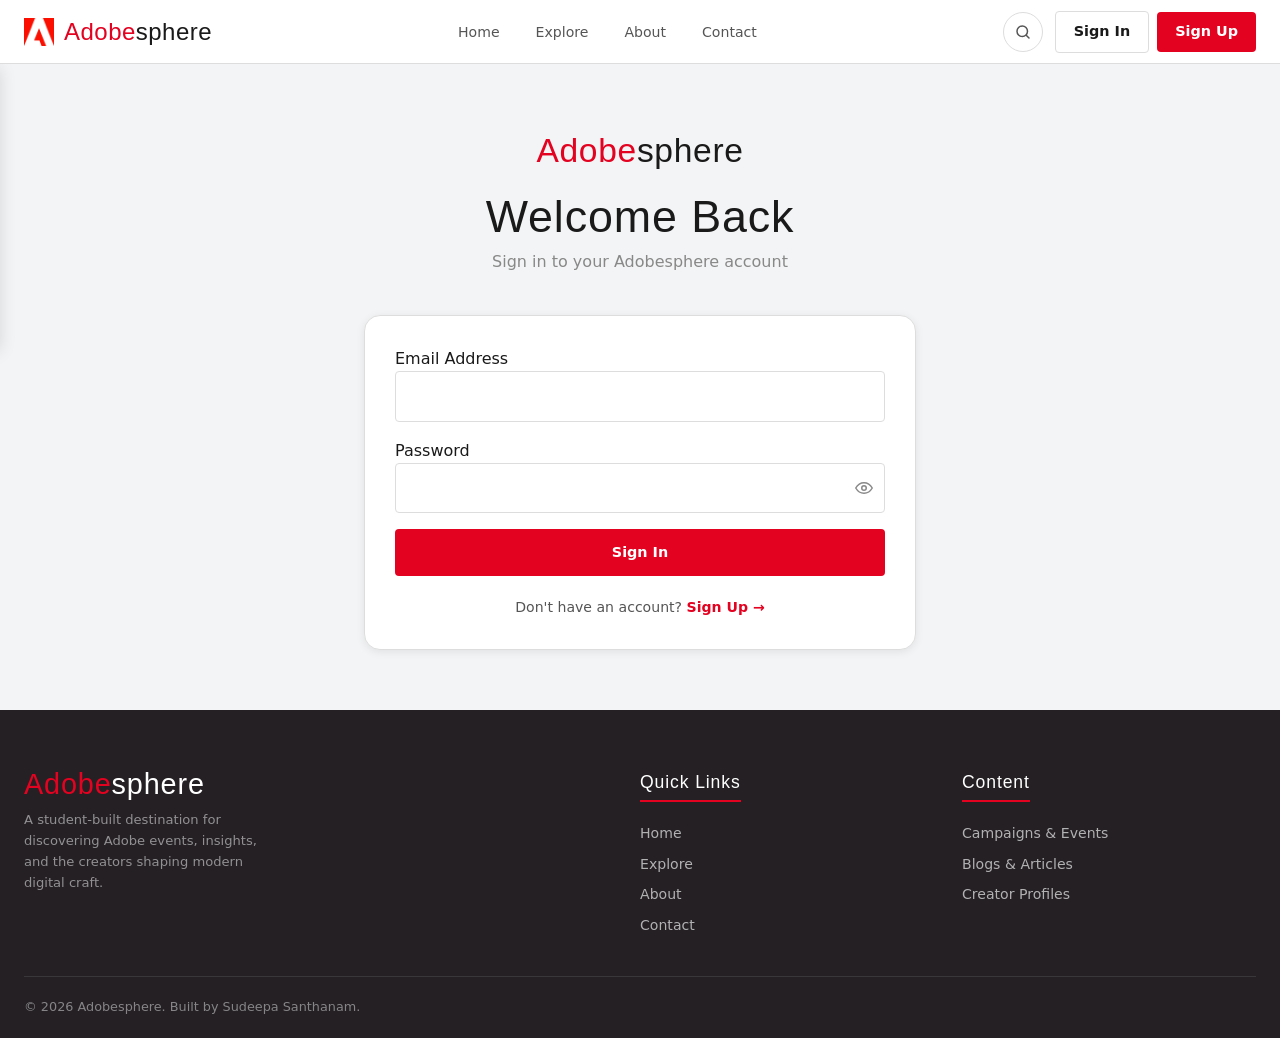
<file: pages/blog-editor.html>
<!DOCTYPE html>
<html lang="en">
<head>
  <meta charset="UTF-8">
  <meta name="viewport" content="width=device-width, initial-scale=1.0">
  <meta name="description" content="Write and publish a simple Adobesphere blog post.">
  <title>Write a Blog — Adobesphere</title>
  <link rel="icon" type="image/png" href="../assets/images/branding/adobe-ecosystem-wordmark.png">
  <link rel="stylesheet" href="../css/global.css">
  <link rel="stylesheet" href="../css/navbar.css">
  <link rel="stylesheet" href="../css/footer.css">
  <link rel="stylesheet" href="../css/blog-editor.css">
</head>
<body>
  <div id="navbar-root"></div>

  <main>
    <section class="section blog-editor-simple">
      <div class="container">
        <h1 class="blog-editor-heading">Write your blog</h1>

        <form id="blog-editor-form" class="blog-editor-form" novalidate>
          <div class="form-group">
            <label class="form-label" for="blog-heading">Heading</label>
            <input id="blog-heading" class="form-input" type="text" placeholder="Enter blog heading">
          </div>

          <div class="form-group">
            <label class="form-label" for="blog-body">Write your blog</label>
            <textarea id="blog-body" class="form-input" rows="10" placeholder="Start writing here..."></textarea>
          </div>

          <div class="form-group">
            <label class="form-label" for="blog-category">Category</label>
            <select id="blog-category" class="form-input">
              <option value="">Loading categories…</option>
            </select>
            <input id="blog-category-other" class="form-input" type="text" placeholder="Enter your category" style="display:none; margin-top:10px">
          </div>

          <div class="form-group">
            <label class="form-label" for="blog-image">Image link</label>
            <input id="blog-image" class="form-input" type="url" placeholder="https://...">
          </div>

          <button id="blog-submit" class="btn btn-primary" type="submit">Publish Blog</button>
        </form>
      </div>
    </section>
  </main>

  <div id="footer-root"></div>
  <div id="toast-container"></div>

  <script src="../js/utils.js"></script>
  <script src="../js/storage.js"></script>
  <script src="../js/router.js"></script>
  <script src="../js/auth.js"></script>
  <script src="../js/navbar.js"></script>
  <script src="../js/partials.js"></script>
  <script src="../js/blog-editor.js"></script>
</body>
</html>
</file>
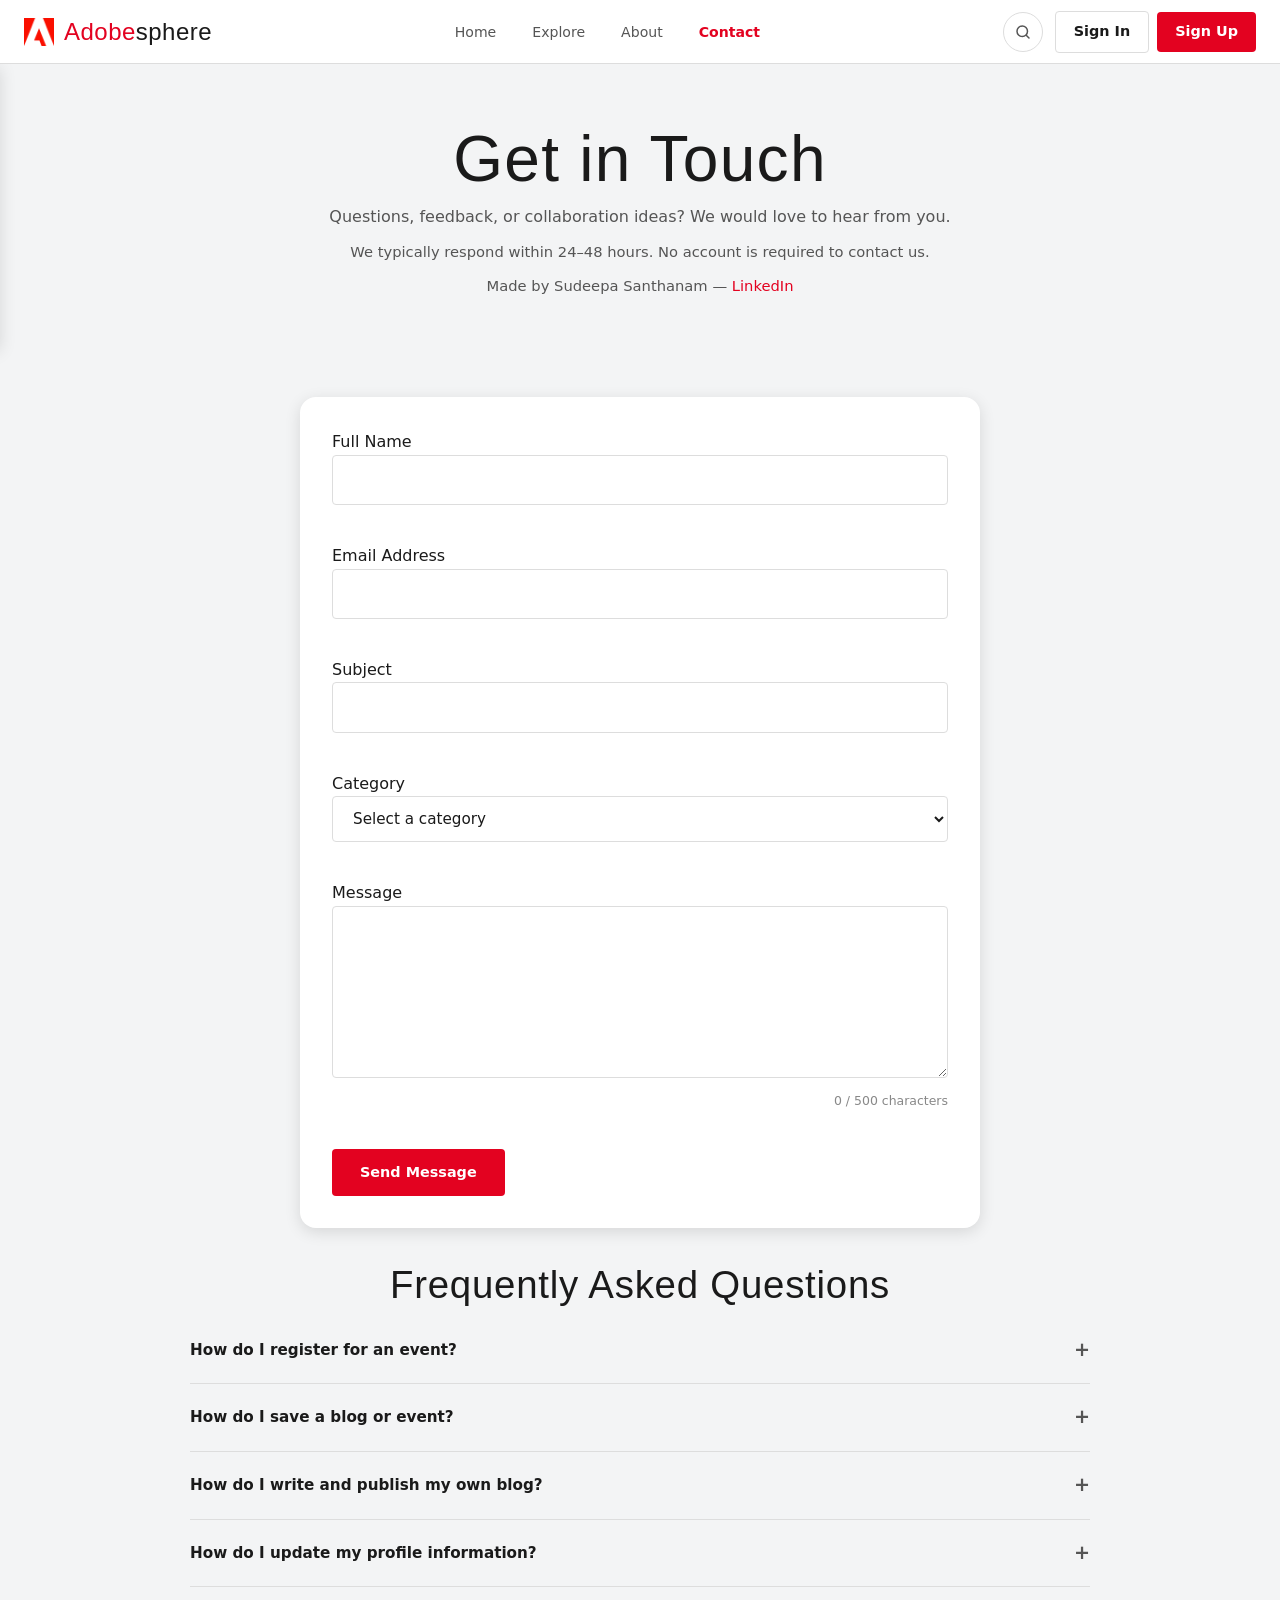
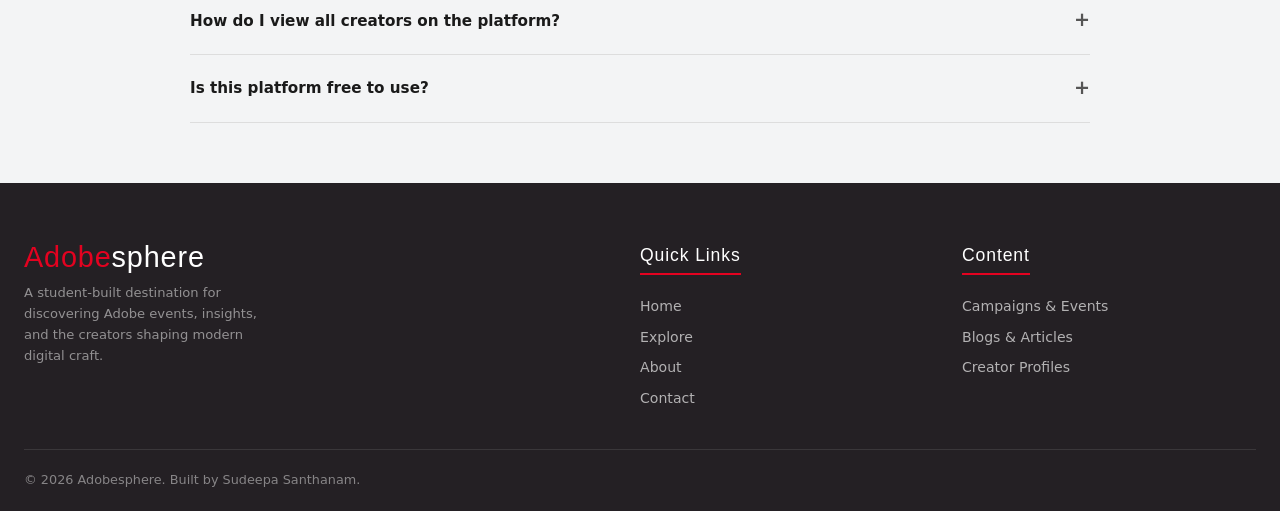
<file: pages/contact.html>
<!DOCTYPE html>
<html lang="en">
<head>
  <meta charset="UTF-8">
  <meta name="viewport" content="width=device-width, initial-scale=1.0">
  <meta name="description" content="Contact the Adobesphere team with questions, feedback, or partnership inquiries.">
  <title>Contact — Adobesphere</title>
  <link rel="icon" type="image/png" href="../assets/images/branding/adobe-ecosystem-wordmark.png">
  <link rel="stylesheet" href="../css/global.css">
  <link rel="stylesheet" href="../css/navbar.css">
  <link rel="stylesheet" href="../css/footer.css">
  <link rel="stylesheet" href="../css/contact.css">
</head>
<body>
  <div id="navbar-root"></div>

  <main>
    <section id="contact-page-header" class="section">
      <div class="container">
        <h1>Get in Touch</h1>
        <p>Questions, feedback, or collaboration ideas? We would love to hear from you.</p>
        <p class="contact-note" id="contact-response-note">We typically respond within 24–48 hours. No account is required to contact us.</p>
        <p class="contact-note" id="contact-owner-note">
          Made by <span id="contact-owner-name">Sudeepa Santhanam</span> —
          <a id="contact-owner-link" href="https://www.linkedin.com/in/sudeepasanthanam/" target="_blank" rel="noopener noreferrer">LinkedIn</a>
        </p>
      </div>
    </section>

    <section id="contact-main" class="section">
      <div class="container contact-layout">
        <div class="contact-form-wrap">
          <div id="contact-success" role="status" aria-live="polite"></div>

          <form id="contact-form" novalidate>
            <div class="form-group">
              <label for="contact-name">Full Name</label>
              <input id="contact-name" class="form-input" type="text" autocomplete="name">
              <span class="form-error" data-error-for="contact-name"></span>
            </div>

            <div class="form-group">
              <label for="contact-email">Email Address</label>
              <input id="contact-email" class="form-input" type="email" autocomplete="email">
              <span class="form-error" data-error-for="contact-email"></span>
            </div>

            <div class="form-group">
              <label for="contact-subject">Subject</label>
              <input id="contact-subject" class="form-input" type="text">
              <span class="form-error" data-error-for="contact-subject"></span>
            </div>

            <div class="form-group">
              <label for="contact-category">Category</label>
              <select id="contact-category" class="form-input">
                <option value="">Select a category</option>
                <option>General Inquiry</option>
                <option>Event Registration Help</option>
                <option>Blog Submission</option>
                <option>Sign Up / Login Issue</option>
                <option>Account / Profile Help</option>
                <option>Technical Issue</option>
                <option>Creator Profile</option>
                <option>Other</option>
              </select>
              <span class="form-error" data-error-for="contact-category"></span>
            </div>

            <div class="form-group">
              <label for="contact-message">Message</label>
              <textarea id="contact-message" class="form-input" rows="6" maxlength="500"></textarea>
              <span id="msg-char-count">0 / 500 characters</span>
              <span class="form-error" data-error-for="contact-message"></span>
            </div>

            <button type="button" id="contact-submit" class="btn btn-primary">Send Message</button>
          </form>
        </div>

        <aside id="faq-section">
          <h2>Frequently Asked Questions</h2>
          <div id="faq-accordion">
            <div class="faq-item">
              <button class="faq-question" type="button" aria-expanded="false" aria-controls="faq-answer-0">How do I register for an event?</button>
              <div class="faq-answer" id="faq-answer-0">Go to the Explore page, open any event card, and click Register. You’ll need to be signed in first — <a href='signup.html'>create a free account</a> to get started.</div>
            </div>
            <div class="faq-item">
              <button class="faq-question" type="button" aria-expanded="false" aria-controls="faq-answer-1">How do I save a blog or event?</button>
              <div class="faq-answer" id="faq-answer-1">Click the bookmark icon on any blog or event card. You’ll need to <a href='login.html'>sign in</a> first — your saved items will appear in your profile dashboard.</div>
            </div>
            <div class="faq-item">
              <button class="faq-question" type="button" aria-expanded="false" aria-controls="faq-answer-2">How do I write and publish my own blog?</button>
              <div class="faq-answer" id="faq-answer-2">Open the <a href='blog-editor.html'>Blog Editor</a>, create your post using the block editor, add the required metadata, and click Publish.</div>
            </div>
            <div class="faq-item">
              <button class="faq-question" type="button" aria-expanded="false" aria-controls="faq-answer-3">How do I update my profile information?</button>
              <div class="faq-answer" id="faq-answer-3">Visit <a href='user-profile.html'>My Profile</a> while signed in. You can edit your information directly from the profile page.</div>
            </div>
            <div class="faq-item">
              <button class="faq-question" type="button" aria-expanded="false" aria-controls="faq-answer-4">How do I view all creators on the platform?</button>
              <div class="faq-answer" id="faq-answer-4">Visit the <a href='explore.html?tab=creators'>Explore page</a> and switch to the Creators tab to browse all creators.</div>
            </div>
            <div class="faq-item">
              <button class="faq-question" type="button" aria-expanded="false" aria-controls="faq-answer-5">Is this platform free to use?</button>
              <div class="faq-answer" id="faq-answer-5">Yes — the Adobesphere platform is completely free to explore, use, and contribute to.</div>
            </div>
          </div>
        </aside>
      </div>
    </section>
  </main>

  <div id="footer-root"></div>
  <div id="toast-container"></div>

  <script src="../js/utils.js"></script>
  <script src="../js/storage.js"></script>
  <script src="../js/router.js"></script>
  <script src="../js/auth.js"></script>
  <script src="../js/navbar.js"></script>
  <script src="../js/partials.js"></script>
  <script src="../js/contact.js"></script>
</body>
</html>
</file>
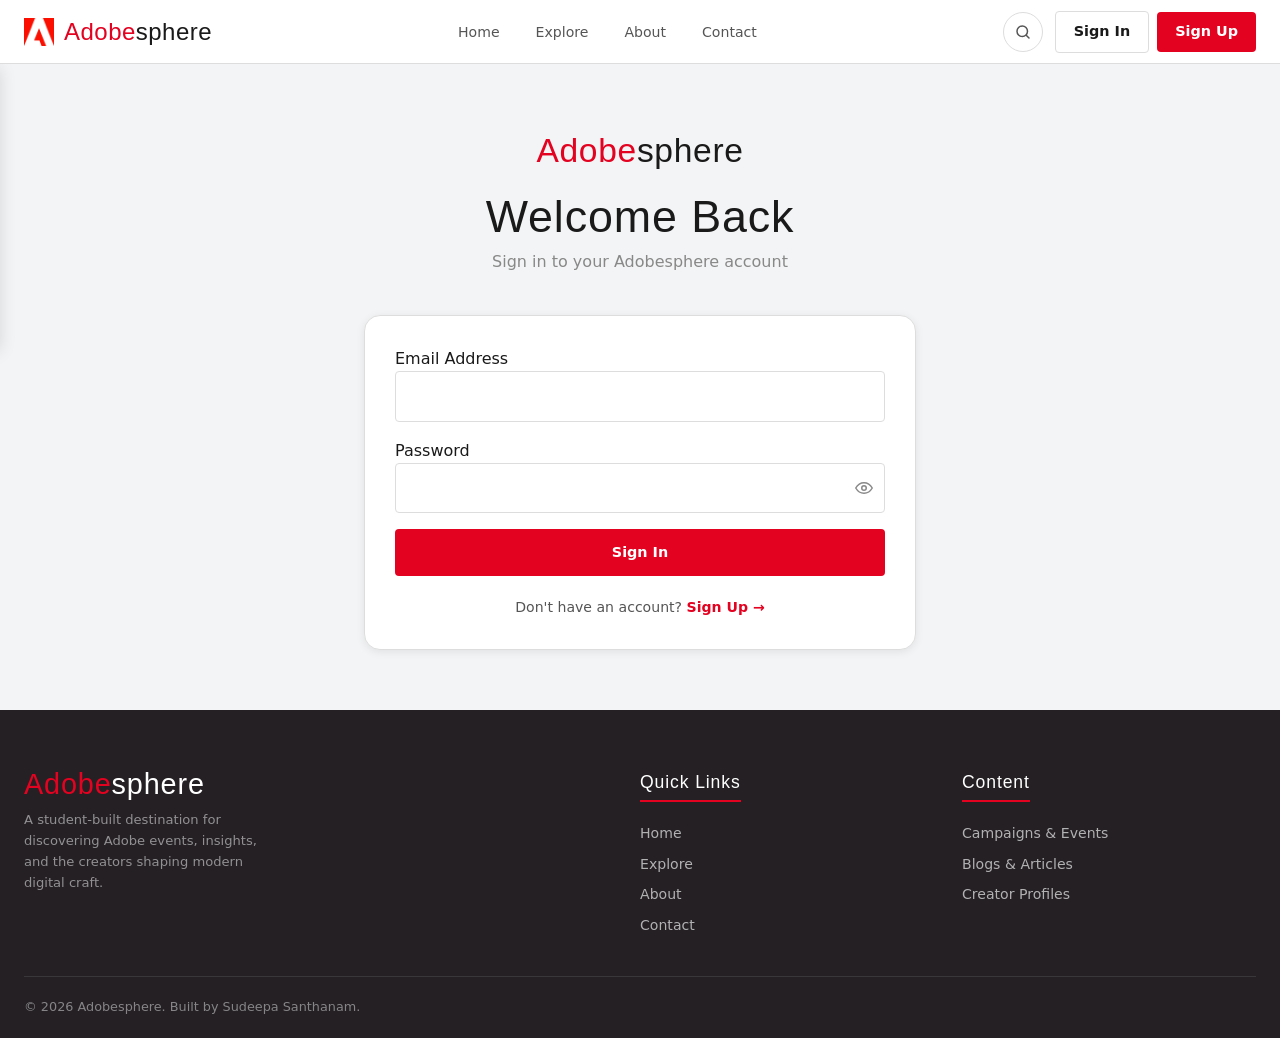
<file: pages/login.html>
<!DOCTYPE html>
<html lang="en">
<head>
  <meta charset="UTF-8">
  <meta name="viewport" content="width=device-width, initial-scale=1.0">
  <meta name="description" content="Sign in to your Adobesphere account to access saved events, blogs, and your creator profile.">
  <title>Sign In — Adobesphere</title>
  <link rel="icon" type="image/png" href="../assets/images/branding/adobe-ecosystem-wordmark.png">
  <link rel="stylesheet" href="../css/global.css">
  <link rel="stylesheet" href="../css/navbar.css">
  <link rel="stylesheet" href="../css/footer.css">
  <link rel="stylesheet" href="../css/login.css">
</head>
<body>
  <div id="navbar-root"></div>

  <main>
    <div class="login-wrapper">
      <div class="login-brand-header">
        <div class="brand-wordmark">
          <span class="brand-adobe">Adobe</span><span class="brand-ecosystem">sphere</span>
        </div>
        <h1>Welcome Back</h1>
        <p>Sign in to your Adobesphere account</p>
      </div>

      <form id="login-form" novalidate>
        <div id="login-error" role="alert" aria-live="polite"></div>

        <div class="form-group">
          <label for="login-email">Email Address</label>
          <input id="login-email" class="form-input" type="email" autocomplete="email">
        </div>

        <div class="form-group password-wrap">
          <label for="login-password">Password</label>
          <div class="password-input-wrap">
            <input id="login-password" class="form-input" type="password" autocomplete="current-password">
            <button type="button" id="toggle-password" aria-label="Show password">
              <span class="eye-icon" aria-hidden="true">
                <svg viewBox="0 0 24 24" width="18" height="18" fill="none" stroke="currentColor" stroke-width="2" stroke-linecap="round" stroke-linejoin="round">
                  <path d="M1 12s4-7 11-7 11 7 11 7-4 7-11 7S1 12 1 12z"></path>
                  <circle cx="12" cy="12" r="3"></circle>
                </svg>
              </span>
            </button>
          </div>
        </div>

        <button type="button" id="login-submit" class="btn btn-primary" style="width:100%">Sign In</button>

        <p class="login-bottom-link">Don't have an account? <a href="/pages/signup.html">Sign Up →</a></p>
      </form>
    </div>
  </main>

  <div id="footer-root"></div>

  <div id="login-loading" aria-hidden="true">
    <div class="spinner" aria-label="Loading"></div>
  </div>

  <script src="../js/utils.js"></script>
  <script src="../js/storage.js"></script>
  <script src="../js/router.js"></script>
  <script src="../js/auth.js"></script>
  <script src="../js/navbar.js"></script>
  <script src="../js/partials.js"></script>
  <script src="../js/login.js"></script>
</body>
</html>
</file>
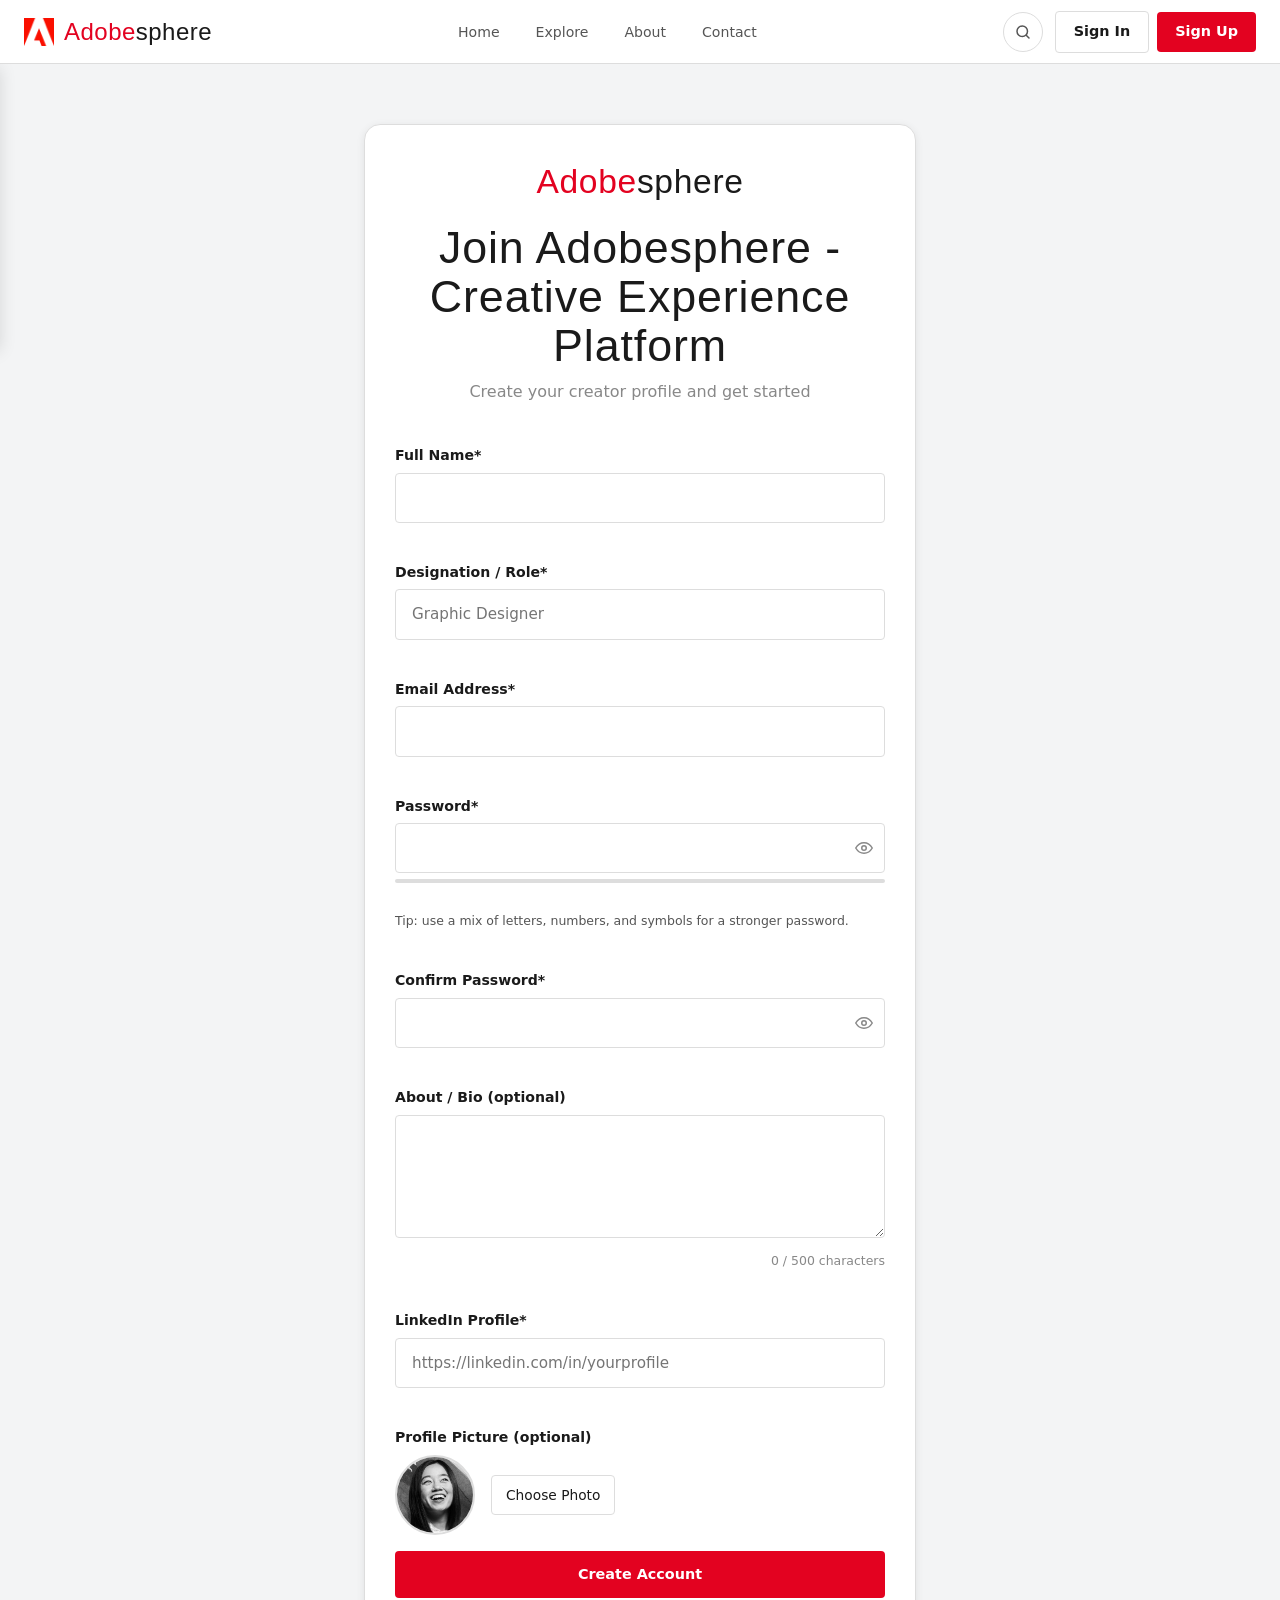
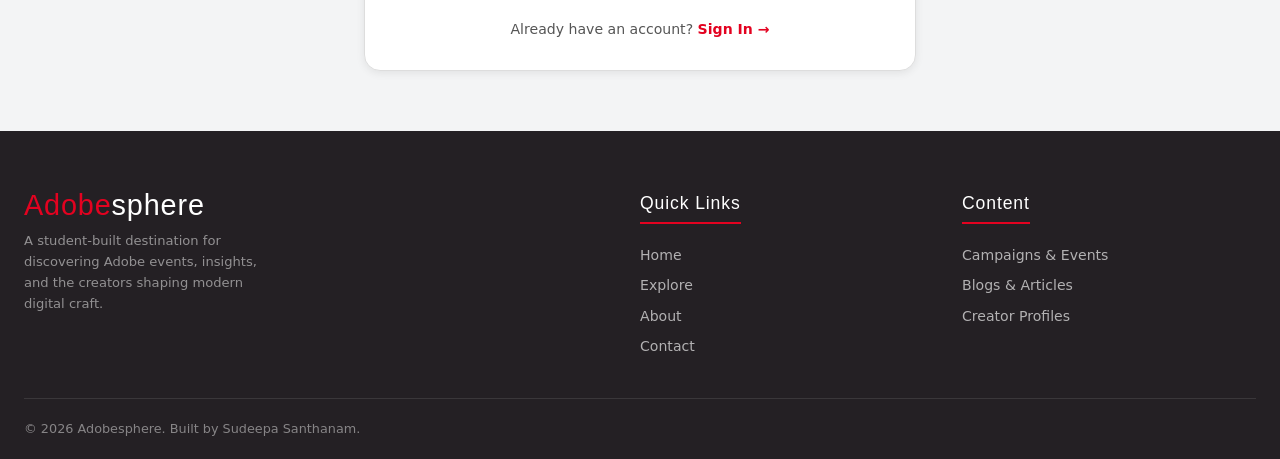
<file: pages/signup.html>
<!DOCTYPE html>
<html lang="en">
<head>
  <meta charset="UTF-8">
  <meta name="viewport" content="width=device-width, initial-scale=1.0">
  <meta name="description" content="Create an Adobesphere account to save events, follow creators, and publish your own blogs.">
  <title>Join Us — Adobesphere</title>
  <link rel="icon" type="image/png" href="../assets/images/branding/adobe-ecosystem-wordmark.png">
  <link rel="stylesheet" href="../css/global.css">
  <link rel="stylesheet" href="../css/navbar.css">
  <link rel="stylesheet" href="../css/footer.css">
  <link rel="stylesheet" href="../css/signup.css">
</head>
<body>
  <div id="navbar-root"></div>

  <main>
    <section class="signup-wrapper">
      <form id="signup-form" novalidate>
        <div class="signup-brand-header">
          <div class="brand-wordmark">
            <span class="brand-adobe">Adobe</span><span class="brand-ecosystem">sphere</span>
          </div>
          <h1>Join Adobesphere - Creative Experience Platform</h1>
          <p>Create your creator profile and get started</p>
        </div>

        <div id="signup-error" role="alert" aria-live="assertive"></div>

        <div class="form-group">
          <label class="form-label" for="signup-name">Full Name*</label>
          <input id="signup-name" class="form-input" type="text" autocomplete="name">
          <span class="form-error" data-error-for="signup-name"></span>
        </div>

        <div class="form-group">
          <label class="form-label" for="signup-designation">Designation / Role*</label>
          <input id="signup-designation" class="form-input" type="text" placeholder="Graphic Designer">
          <span class="form-error" data-error-for="signup-designation"></span>
        </div>

        <div class="form-group">
          <label class="form-label" for="signup-email">Email Address*</label>
          <input id="signup-email" class="form-input" type="email" autocomplete="email">
          <span class="form-error" data-error-for="signup-email"></span>
        </div>

        <div class="form-group password-wrap">
          <label class="form-label" for="signup-password">Password*</label>
          <div class="password-input-wrap">
            <input id="signup-password" class="form-input" type="password" autocomplete="new-password">
            <button type="button" class="toggle-password" data-target="signup-password" aria-label="Show password">
              <span class="eye-icon" aria-hidden="true">
                <svg viewBox="0 0 24 24" width="18" height="18" fill="none" stroke="currentColor" stroke-width="2" stroke-linecap="round" stroke-linejoin="round">
                  <path d="M1 12s4-7 11-7 11 7 11 7-4 7-11 7S1 12 1 12z"></path>
                  <circle cx="12" cy="12" r="3"></circle>
                </svg>
              </span>
            </button>
          </div>
          <div id="password-strength">
            <span id="strength-bar"></span>
            <span id="strength-label"></span>
          </div>
          <div id="password-feedback" aria-live="polite">
            <p id="password-suggestion"></p>
          </div>
          <span class="form-error" data-error-for="signup-password"></span>
        </div>

        <div class="form-group password-wrap">
          <label class="form-label" for="signup-confirm-password">Confirm Password*</label>
          <div class="password-input-wrap">
            <input id="signup-confirm-password" class="form-input" type="password" autocomplete="new-password">
            <button type="button" class="toggle-password" data-target="signup-confirm-password" aria-label="Show password">
              <span class="eye-icon" aria-hidden="true">
                <svg viewBox="0 0 24 24" width="18" height="18" fill="none" stroke="currentColor" stroke-width="2" stroke-linecap="round" stroke-linejoin="round">
                  <path d="M1 12s4-7 11-7 11 7 11 7-4 7-11 7S1 12 1 12z"></path>
                  <circle cx="12" cy="12" r="3"></circle>
                </svg>
              </span>
            </button>
          </div>
          <span class="form-error" data-error-for="signup-confirm-password"></span>
        </div>

        <div class="form-group">
          <label class="form-label" for="signup-bio">About / Bio (optional)</label>
          <textarea id="signup-bio" class="form-input" rows="4" maxlength="500"></textarea>
          <span id="bio-char-count">0 / 500 characters</span>
          <span class="form-error" data-error-for="signup-bio"></span>
        </div>

        <div class="form-group">
          <label class="form-label" for="social-linkedin">LinkedIn Profile*</label>
          <input id="social-linkedin" class="form-input" type="url" placeholder="https://linkedin.com/in/yourprofile">
          <span class="form-error" data-error-for="social-linkedin"></span>
        </div>

        <div class="form-group">
          <label class="form-label">Profile Picture (optional)</label>
          <div class="avatar-preview-wrap">
            <img id="avatar-preview" src="../assets/images/profiles/default-user.jpg" alt="Avatar Preview">
            <label for="signup-avatar" class="avatar-change-btn">Choose Photo</label>
            <input type="file" id="signup-avatar" accept=".jpg,.png,.webp,image/jpeg,image/png,image/webp">
          </div>
        </div>

        <button type="button" id="signup-submit" class="btn btn-primary" style="width:100%">Create Account</button>

        <p class="signup-bottom-link">Already have an account? <a href="/pages/login.html">Sign In →</a></p>
      </form>
    </section>
  </main>

  <div id="footer-root"></div>

  <div id="signup-loading" aria-hidden="true">
    <div class="spinner" aria-label="Loading"></div>
  </div>

  <div id="employee-only-modal" class="modal-overlay" aria-hidden="true">
    <div class="modal-box employee-only-box">
      <h2>Adobe Employees Only</h2>
      <p class="text-muted" style="margin-top:10px;">This application is only for Adobe-registered employees. Please sign up using your @adobe.com email address.</p>
      <div style="display:flex;justify-content:flex-end;margin-top:24px;">
        <button type="button" id="employee-only-ok" class="btn btn-primary">Okay</button>
      </div>
    </div>
  </div>

  <div id="toast-container"></div>

  <script src="../js/utils.js"></script>
  <script src="../js/storage.js"></script>
  <script src="../js/router.js"></script>
  <script src="../js/auth.js"></script>
  <script src="../js/navbar.js"></script>
  <script src="../js/partials.js"></script>
  <script src="../js/signup.js"></script>
</body>
</html>
</file>
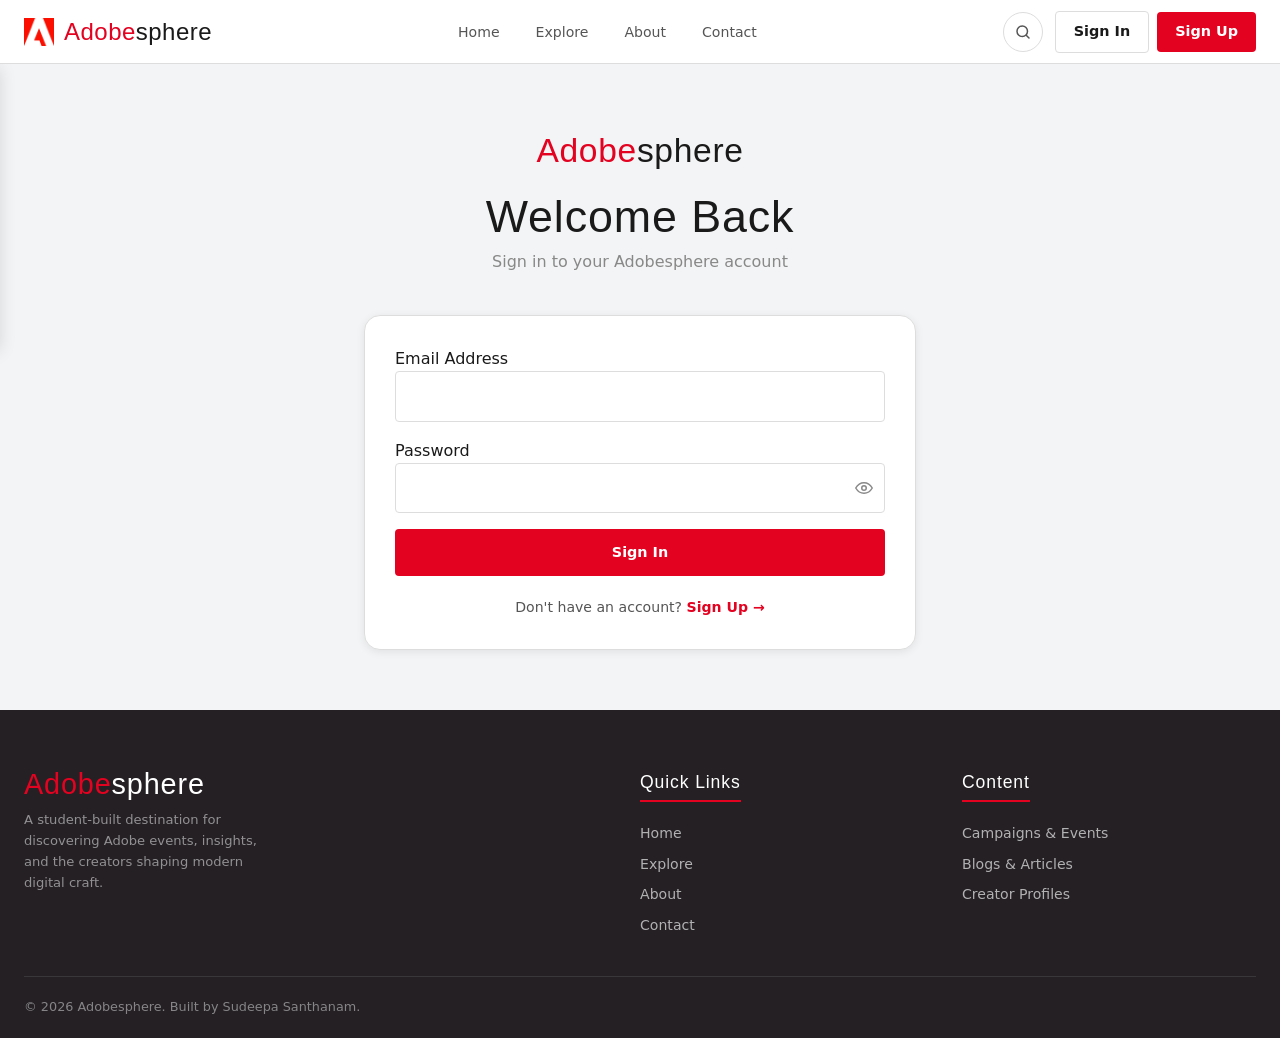
<file: pages/user-profile.html>
<!DOCTYPE html>
<html lang="en">
<head>
  <meta charset="UTF-8">
  <meta name="viewport" content="width=device-width, initial-scale=1.0">
  <meta name="description" content="Manage your Adobesphere profile, saved items, and your published blogs.">
  <title>My Profile — Adobesphere</title>
  <link rel="icon" type="image/png" href="../assets/images/branding/adobe-ecosystem-wordmark.png">
  <link rel="stylesheet" href="../css/global.css">
  <link rel="stylesheet" href="../css/navbar.css">
  <link rel="stylesheet" href="../css/footer.css">
  <link rel="stylesheet" href="../css/user-profile.css">
</head>
<body>
  <div id="navbar-root"></div>

  <main>
    <section id="profile-header" class="section">
      <div class="container">
        <div class="avatar-upload-wrap" aria-label="Avatar upload">
          <img id="profile-avatar" src="../assets/images/profiles/default-user.jpg" alt="User avatar">
          <label class="avatar-overlay" for="avatar-input">
            Upload Photo
            <input type="file" id="avatar-input" accept=".jpg,.png,.webp,image/jpeg,image/png,image/webp">
          </label>
        </div>

        <div class="profile-edit-head">
          <h1 id="profile-name-display">Your Name</h1>
          <input id="profile-name-input" class="form-input" type="text" placeholder="Your name" style="display:none">

          <p id="profile-designation-display">Your Designation</p>
          <input id="profile-designation-input" class="form-input" type="text" placeholder="Your designation" style="display:none">

          <div id="profile-bio-display">Add your short bio here.</div>
          <textarea id="profile-bio-input" class="form-input" rows="4" placeholder="Write your bio" style="display:none"></textarea>

          <div class="profile-social-fields">
            <label for="social-linkedin">LinkedIn</label>
            <input id="social-linkedin" class="form-input" type="url" placeholder="https://linkedin.com/in/yourprofile">
          </div>

          <div class="profile-actions">
            <button id="edit-profile-btn" class="btn btn-ghost">Edit Profile</button>
            <button id="save-profile-btn" class="btn btn-primary" style="display:none">Save Changes</button>
          </div>
        </div>
      </div>
    </section>

    <section id="saved-section" class="section">
      <div class="container">
        <h2 class="section-heading">Saved Content</h2>

        <div class="tabs-nav" id="saved-tabs" role="tablist" aria-label="Saved content tabs">
          <button class="tab-btn active" id="saved-events-tab" data-saved-tab="events" role="tab" aria-selected="true">Saved Events</button>
          <button class="tab-btn" id="saved-blogs-tab" data-saved-tab="blogs" role="tab" aria-selected="false">Saved Blogs</button>
        </div>

        <div id="saved-events-grid" class="grid-3 profile-grid"></div>
        <div id="saved-blogs-grid" class="grid-3 profile-grid" style="display:none"></div>
      </div>
    </section>

    <section id="registered-section" class="section">
      <div class="container">
        <h2 class="section-heading">My Registrations</h2>
        <div id="registered-events-grid" class="grid-3 profile-grid"></div>
      </div>
    </section>

    <section id="my-blogs-section" class="section">
      <div class="container">
        <div class="my-blogs-head">
          <h2 class="section-heading">My Published Blogs</h2>
          <a href="/pages/blog-editor.html" class="btn btn-primary my-blogs-cta">Write a New Blog</a>
        </div>
        <div id="my-blogs-grid" class="grid-3 profile-grid"></div>
      </div>
    </section>

    <div id="delete-blog-modal" class="modal-overlay" aria-hidden="true">
      <div class="modal-box">
        <h2>Delete Blog?</h2>
        <p class="text-muted" style="margin-top:10px;">This will permanently delete your blog and all its comments. This cannot be undone.</p>
        <div style="display:flex;gap:12px;margin-top:24px;">
          <button id="delete-blog-confirm-btn" class="btn btn-primary" style="background:#dc2626">Delete</button>
          <button id="delete-blog-cancel-btn" class="btn btn-ghost">Cancel</button>
        </div>
      </div>
    </div>

    <div id="cancel-reg-profile-modal" class="modal-overlay" aria-hidden="true">
      <div class="modal-box">
        <h2>Cancel Registration?</h2>
        <p class="text-muted" style="margin-top:10px">Are you sure you want to cancel this event registration?</p>
        <div style="display:flex;gap:12px;margin-top:24px">
          <button id="profile-cancel-reg-confirm" class="btn btn-primary" style="background:#dc2626">Yes, Cancel</button>
          <button id="profile-cancel-reg-dismiss" class="btn btn-ghost">Keep</button>
        </div>
      </div>
    </div>
  </main>

  <div id="footer-root"></div>
  <div id="toast-container"></div>

  <script src="../js/utils.js"></script>
  <script src="../js/storage.js"></script>
  <script src="../js/router.js"></script>
  <script src="../js/auth.js"></script>
  <script src="../js/navbar.js"></script>
  <script src="../js/partials.js"></script>
  <script src="../js/user-profile.js"></script>
</body>
</html>
</file>
<file: css/global.css>
:root {
  --red-primary: #E30220;
  --red-deep: #BF0000;
  --bg-dark: #242024;
  --neutral-light: #DDDDDD;
  --bg-off-white: #F3F4F5;
  --white: #FFFFFF;
  --text-primary: #1A1A1A;
  --text-secondary: #555555;
  --text-muted: #888888;
  --shadow-sm: 0 2px 8px rgba(0, 0, 0, 0.08);
  --shadow-md: 0 4px 16px rgba(0, 0, 0, 0.12);
  --shadow-lg: 0 8px 32px rgba(0, 0, 0, 0.18);
  --radius-sm: 4px;
  --radius-md: 8px;
  --radius-lg: 16px;
  --radius-full: 9999px;
  --transition-fast: 150ms ease;
  --transition-base: 200ms ease;
  --transition-slow: 350ms ease;
  --max-width: 1280px;
  --section-padding: 60px 24px;
  --font-sans: system-ui, -apple-system, "Segoe UI", Roboto, Arial, "Noto Sans", "Helvetica Neue", sans-serif;
  --font-display: Impact, Haettenschweiler, "Arial Narrow Bold", "Segoe UI", Arial, sans-serif;
}

*,
*::before,
*::after {
  box-sizing: border-box;
}

* {
  margin: 0;
  padding: 0;
}

html,
body {
  min-height: 100%;
}

html {
  -webkit-text-size-adjust: 100%;
  text-size-adjust: 100%;
  scroll-behavior: smooth;
}

body {
  font-family: var(--font-sans);
  font-size: 16px;
  line-height: 1.6;
  color: var(--text-primary);
  background: var(--bg-off-white);
  text-rendering: optimizeLegibility;
  -webkit-font-smoothing: antialiased;
  -moz-osx-font-smoothing: grayscale;
  animation: pageReveal 0.4s ease-out 0.1s both;
}

@keyframes pageReveal {
  from { opacity: 0; }
  to   { opacity: 1; }
}

#navbar-root:empty,
#footer-root:empty {
  min-height: 0;
  overflow: hidden;
}

img,
picture,
video,
canvas,
svg {
  display: block;
  max-width: 100%;
}

img {
  height: auto;
}

input,
button,
textarea,
select {
  font: inherit;
  color: inherit;
}

button {
  background: none;
}

a {
  color: inherit;
  text-decoration: none;
}

ul,
ol {
  list-style: none;
}

table {
  border-collapse: collapse;
  border-spacing: 0;
}

h1,
h2,
h3,
h4,
h5,
h6 {
  font-family: var(--font-display);
  letter-spacing: 0.02em;
  line-height: 1.1;
  font-weight: 400;
}

h1 {
  font-size: clamp(2.5rem, 5vw, 4.5rem);
}

h2 {
  font-size: clamp(1.8rem, 3vw, 2.8rem);
}

h3 {
  font-size: clamp(1.3rem, 2vw, 1.8rem);
}

h4 {
  font-size: 1.2rem;
}

p {
  font-family: var(--font-sans);
}

.container {
  width: 100%;
  max-width: var(--max-width);
  margin-left: auto;
  margin-right: auto;
  padding-left: 24px;
  padding-right: 24px;
}

.section {
  padding: var(--section-padding);
}

.section-heading {
  display: inline-block;
  margin-bottom: 28px;
  padding-bottom: 12px;
  border-bottom: 4px solid var(--red-primary);
  line-height: 1;
}

.section-heading::after {
  content: "";
  display: block;
  width: 48px;
  height: 0;
}

.sr-only {
  position: absolute;
  width: 1px;
  height: 1px;
  padding: 0;
  margin: -1px;
  overflow: hidden;
  clip: rect(0, 0, 0, 0);
  white-space: nowrap;
  border: 0;
}

.text-red {
  color: var(--red-primary);
}

.text-muted {
  color: var(--text-muted);
}

.badge {
  display: inline-flex;
  align-items: center;
  justify-content: center;
  font-family: var(--font-sans);
  font-size: 0.72rem;
  font-weight: 600;
  letter-spacing: 0.05em;
  text-transform: uppercase;
  padding: 4px 10px;
  border-radius: var(--radius-full);
  background: var(--red-primary);
  color: var(--white);
}

.badge--outline {
  background: transparent;
  color: var(--red-primary);
  border: 1.5px solid var(--red-primary);
}

.blog-author-inline {
  display: inline-flex;
  align-items: center;
  gap: 7px;
}

.blog-author-inline img {
  width: 22px;
  height: 22px;
  border-radius: var(--radius-full);
  object-fit: cover;
  flex-shrink: 0;
}

.btn {
  display: inline-flex;
  align-items: center;
  gap: 8px;
  padding: 12px 28px;
  border-radius: var(--radius-sm);
  font-family: var(--font-sans);
  font-size: 0.9rem;
  font-weight: 600;
  cursor: pointer;
  transition: var(--transition-base);
  border: none;
  text-decoration: none;
  white-space: nowrap;
}

.btn-primary {
  background: var(--red-primary);
  color: var(--white);
}

.btn-primary:hover,
.btn-primary:focus-visible {
  background: var(--red-deep);
  transform: translateY(-1px);
}

.btn-secondary {
  background: transparent;
  color: var(--red-primary);
  border: 2px solid var(--red-primary);
}

.btn-secondary:hover,
.btn-secondary:focus-visible {
  background: var(--red-primary);
  color: var(--white);
}

.btn-ghost {
  background: transparent;
  color: var(--text-primary);
  border: 1.5px solid var(--neutral-light);
}

.btn-ghost:hover,
.btn-ghost:focus-visible {
  border-color: var(--red-primary);
  color: var(--red-primary);
}

.btn-dark {
  background: var(--bg-dark);
  color: var(--white);
}

.btn-dark:hover,
.btn-dark:focus-visible {
  background: #333;
}

.card {
  background: var(--white);
  border-radius: var(--radius-md);
  box-shadow: var(--shadow-sm);
  overflow: hidden;
  transition: var(--transition-base);
  display: flex;
  flex-direction: column;
  height: 100%;
  cursor: pointer;
  position: relative;
}

.card:hover {
  box-shadow: var(--shadow-md);
  transform: translateY(-4px);
}

.card__full-link {
  position: absolute;
  inset: 0;
  z-index: 1;
}

.card__body {
  position: relative;
  z-index: 2;
  pointer-events: none;
}

.card__body a,
.card__body button,
.card__body input,
.card__body select,
.card__body textarea {
  pointer-events: auto;
}

.card__image {
  position: relative;
  z-index: 0;
}

.card__image {
  width: 100%;
  aspect-ratio: 16 / 9;
  object-fit: cover;
  display: block;
}

.card__body {
  padding: 22px;
  display: flex;
  flex-direction: column;
  flex: 1;
  gap: 12px;
}

.card__body p {
  margin: 0;
}

.card__title {
  font-family: var(--font-display);
  font-size: 1.3rem;
  color: var(--text-primary);
  margin: 0;
  line-height: 1.2;
}

.card__excerpt {
  font-size: 0.88rem;
  color: var(--text-secondary);
  line-height: 1.5;
  margin: 0;
}

.card__meta {
  display: flex;
  gap: 12px;
  row-gap: 4px;
  flex-wrap: wrap;
  align-items: center;
  font-size: 0.78rem;
  color: var(--text-muted);
  margin: 0;
}

.card__cta {
  margin-top: auto;
  align-self: flex-start;
  display: inline-flex;
}

.card__actions {
  position: relative;
  z-index: 10;
  pointer-events: auto;
  margin-top: auto;
  padding-top: 12px;
  display: flex;
  gap: 10px;
  flex-wrap: wrap;
}

.creator-card {
  text-align: center;
}

.creator-avatar {
  width: 84px;
  height: 84px;
  border-radius: var(--radius-full);
  object-fit: cover;
  margin: 0 auto 10px;
  display: block;
}

.creator-card .card__cta {
  align-self: center;
}

.empty-state {
  grid-column: 1 / -1;
  text-align: center;
  background: var(--white);
  border-radius: var(--radius-md);
  border: 1px solid var(--neutral-light);
  padding: 32px 20px;
  color: var(--text-secondary);
}

.grid-3 {
  display: grid;
  grid-template-columns: repeat(3, minmax(0, 1fr));
  gap: 24px;
}

.grid-2 {
  display: grid;
  grid-template-columns: repeat(2, minmax(0, 1fr));
  gap: 24px;
}

.grid-4 {
  display: grid;
  grid-template-columns: repeat(4, minmax(0, 1fr));
  gap: 20px;
}

.login-wrapper,
.signup-wrapper {
  max-width: 600px;
  margin: 0 auto;
  padding: 60px 24px;
}

.login-brand-header,
.signup-brand-header {
  text-align: center;
  margin-bottom: 40px;
}

.brand-wordmark {
  font-family: var(--font-display);
  font-size: 2.1rem;
  letter-spacing: 0.02em;
  margin-bottom: 14px;
}

.brand-adobe {
  color: var(--red-primary);
  margin-right: 6px;
}

.brand-ecosystem {
  color: var(--text-primary);
}

.login-brand-header h1,
.signup-brand-header h1 {
  font-family: var(--font-display);
  font-size: 2.8rem;
  text-align: center;
  margin-bottom: 8px;
}

#login-form,
#signup-form {
  background: var(--white);
  border-radius: var(--radius-lg);
  border: 1px solid var(--neutral-light);
  box-shadow: var(--shadow-sm);
  padding: 30px;
}

.login-wrapper .form-group,
.signup-wrapper .form-group {
  margin-bottom: 16px;
}

.password-wrap {
  position: relative;
}

.password-wrap .form-input {
  padding-right: 44px;
}

input[type="password"]::-ms-reveal,
input[type="password"]::-ms-clear {
  display: none;
}

#toggle-password,
.toggle-password {
  position: absolute;
  right: 12px;
  top: 42px;
  transform: translateY(-50%);
  background: none;
  border: none;
  cursor: pointer;
  color: var(--text-muted);
  padding: 0;
}

#toggle-password:hover,
.toggle-password:hover {
  color: var(--red-primary);
}

#login-error,
#signup-error {
  display: none;
  padding: 12px 16px;
  background: #fef2f2;
  border: 1px solid #fca5a5;
  color: #dc2626;
  border-radius: var(--radius-sm);
  font-size: 0.88rem;
  margin-bottom: 16px;
}

#login-form .form-input.error,
#signup-form .form-input.error {
  border-color: #dc2626;
  box-shadow: 0 0 0 3px rgba(220, 38, 38, 0.12);
}

.login-bottom-link,
.signup-bottom-link {
  font-size: 0.88rem;
  text-align: center;
  margin-top: 20px;
  color: var(--text-secondary);
}

.login-bottom-link a,
.signup-bottom-link a {
  color: var(--red-primary);
  font-weight: 600;
  text-decoration: none;
}

#login-loading,
#signup-loading {
  position: fixed;
  inset: 0;
  background: rgba(255, 255, 255, 0.7);
  display: none;
  align-items: center;
  justify-content: center;
  z-index: 9999;
}

.spinner {
  width: 48px;
  height: 48px;
  border: 4px solid #f3f4f6;
  border-top: 4px solid var(--red-primary);
  border-radius: 50%;
  animation: spin 0.9s linear infinite;
}

@keyframes spin {
  to {
    transform: rotate(360deg);
  }
}

.form-group {
  margin-bottom: 20px;
}

.form-label {
  display: block;
  font-size: 0.88rem;
  font-weight: 600;
  color: var(--text-primary);
  margin-bottom: 6px;
}

.form-input {
  width: 100%;
  padding: 12px 16px;
  border: 1.5px solid var(--neutral-light);
  border-radius: var(--radius-sm);
  font-family: var(--font-sans);
  font-size: 0.95rem;
  background: var(--white);
  transition: border-color var(--transition-fast);
  outline: none;
}

.form-input:focus {
  border-color: var(--red-primary);
  box-shadow: 0 0 0 3px rgba(227, 2, 32, 0.1);
}

.form-input.error {
  border-color: #dc2626;
}

.form-error {
  display: block;
  font-size: 0.8rem;
  color: #dc2626;
  margin-top: 4px;
}

.form-success {
  font-size: 0.8rem;
  color: #16a34a;
  margin-top: 4px;
}

#toast-container {
  position: fixed;
  bottom: 24px;
  right: 24px;
  z-index: 9999;
  display: flex;
  flex-direction: column;
  align-items: flex-end;
  gap: 12px;
  pointer-events: none;
}

.toast {
  position: relative;
  padding: 14px 20px;
  border-radius: var(--radius-md);
  font-size: 0.9rem;
  font-weight: 500;
  box-shadow: var(--shadow-lg);
  opacity: 0;
  transform: translateY(20px);
  transition: all 300ms ease;
  pointer-events: auto;
  max-width: 360px;
}

.toast.show {
  opacity: 1;
  transform: translateY(0);
  pointer-events: auto;
}

.toast-success {
  background: #16a34a;
  color: var(--white);
}

.toast-error {
  background: #dc2626;
  color: var(--white);
}

.toast-info {
  background: var(--bg-dark);
  color: var(--white);
}

.modal-overlay {
  position: fixed;
  inset: 0;
  background: rgba(0, 0, 0, 0.6);
  z-index: 1000;
  display: flex;
  align-items: center;
  justify-content: center;
  opacity: 0;
  pointer-events: none;
  transition: opacity var(--transition-base);
}

.modal-overlay.open {
  opacity: 1;
  pointer-events: auto;
}

.modal-box {
  position: relative;
  background: var(--white);
  border-radius: var(--radius-lg);
  padding: 40px;
  max-width: 540px;
  width: 90%;
  max-height: 90vh;
  overflow-y: auto;
  transform: translateY(30px);
  transition: transform var(--transition-base);
}

.modal-overlay.open .modal-box {
  transform: translateY(0);
}

.modal-close {
  position: absolute;
  top: 16px;
  right: 16px;
  background: none;
  border: none;
  font-size: 1.5rem;
  cursor: pointer;
  color: var(--text-muted);
}

::-webkit-scrollbar {
  width: 4px;
  height: 4px;
}

::-webkit-scrollbar-track {
  background: transparent;
}

::-webkit-scrollbar-thumb {
  background: var(--red-primary);
  border-radius: var(--radius-full);
}

::selection {
  background: var(--red-primary);
  color: var(--white);
}

@keyframes fadeInUp {
  from {
    opacity: 0;
    transform: translateY(24px);
  }

  to {
    opacity: 1;
    transform: translateY(0);
  }
}

@keyframes fadeIn {
  from {
    opacity: 0;
  }

  to {
    opacity: 1;
  }
}

@keyframes pulse {

  0%,
  100% {
    transform: scale(1);
  }

  50% {
    transform: scale(1.08);
  }
}

.animate-fadeInUp {
  animation: fadeInUp 0.5s ease forwards;
}

.animate-fadeIn {
  animation: fadeIn 0.4s ease forwards;
}

.reveal {
  opacity: 0;
  transform: translateY(16px);
  transition: opacity 0.4s ease, transform 0.4s ease;
}

.reveal.visible {
  opacity: 1;
  transform: none;
}

@media (max-width: 768px) {
  .section {
    padding: 10px 20px;
  }

  .container {
    padding-left: 20px;
    padding-right: 20px;
  }

  .grid-3,
  .grid-4,
  .grid-2 {
    grid-template-columns: repeat(2, minmax(0, 1fr));
  }

  .modal-box {
    padding: 28px;
  }
}

@media (max-width: 480px) {

  .grid-3,
  .grid-4,
  .grid-2 {
    grid-template-columns: 1fr;
  }

  .btn {
    padding: 11px 20px;
  }

  #toast-container {
    left: 16px;
    right: 16px;
    bottom: 16px;
    align-items: stretch;
  }

  .toast {
    max-width: none;
  }
}

img[src=" "],
img:not([src]) {
  color: transparent;
  background-color: var(--neutral-light);
  position: relative;
  min-height: 120px;
  width: 100%;
}

img[src=""]::before,
img:not([src])::before {
  content: " ";
  position: absolute;
  inset: 0;
  background-color: var(--neutral-light);
}

.creator-avatar[src=""],
.creator-avatar:not([src]) {
  border-radius: var(--radius-full);
}
</file>
<file: css/navbar.css>
.navbar {
  position: fixed;
  top: 0;
  left: 0;
  right: 0;
  width: 100%;
  z-index: 900;
  height: 64px;
  background: var(--white);
  border-bottom: 1px solid var(--neutral-light);
  transition: box-shadow var(--transition-base);
}

#navbar-root {
  height: 64px;
}

.navbar.scrolled {
  box-shadow: var(--shadow-sm);
}

.navbar__inner {
  width: 100%;
  max-width: var(--max-width);
  height: 64px;
  margin: 0 auto;
  padding: 0 24px;
  display: flex;
  align-items: center;
  justify-content: space-between;
  gap: 20px;
}

.navbar__logo {
  display: inline-flex;
  align-items: center;
  gap: 10px;
  white-space: nowrap;
  color: var(--text-primary);
  font-family: var(--font-display);
  font-size: 1.5rem;
  letter-spacing: 0.02em;
  text-decoration: none;
}

.navbar__logo img {
  width: 30px;
  height: 30px;
  object-fit: contain;
}

.navbar__logo .adobe {
  color: var(--red-primary);
}

.navbar__links {
  display: inline-flex;
  align-items: center;
  justify-content: center;
  gap: 4px;
  flex: 1;
}

.navbar__links a {
  display: inline-flex;
  align-items: center;
  justify-content: center;
  padding: 8px 16px;
  border-radius: var(--radius-sm);
  font-family: var(--font-sans);
  font-size: 0.88rem;
  font-weight: 500;
  color: var(--text-secondary);
  text-decoration: none;
  transition: color var(--transition-fast), background var(--transition-fast);
}

.navbar__links a:hover {
  color: var(--red-primary);
}

.navbar__links a.active,
.navbar__links a[aria-current="page"] {
  color: var(--red-primary);
  font-weight: 700;
}

.navbar__actions {
  display: inline-flex;
  align-items: center;
  justify-content: flex-end;
  gap: 12px;
  position: relative;
}

.navbar__search-btn {
  width: 40px;
  height: 40px;
  border-radius: var(--radius-full);
  border: 1.5px solid var(--neutral-light);
  display: inline-flex;
  align-items: center;
  justify-content: center;
  color: var(--text-secondary);
  background: var(--white);
  cursor: pointer;
  transition: border-color var(--transition-fast), color var(--transition-fast);
}

.navbar__search-btn:hover {
  border-color: var(--red-primary);
  color: var(--red-primary);
}

.navbar__auth {
  display: inline-flex;
  align-items: center;
  gap: 8px;
}

.navbar__auth .btn-ghost,
.navbar__auth .btn-primary {
  padding: 8px 18px;
}

.navbar__user {
  position: relative;
}

.navbar__avatar {
  width: 36px;
  height: 36px;
  border-radius: var(--radius-full);
  object-fit: cover;
  cursor: pointer;
  border: 2px solid transparent;
  transition: border-color var(--transition-fast);
}

.navbar__avatar:hover {
  border-color: var(--red-primary);
}

.navbar__dropdown {
  position: absolute;
  top: 48px;
  right: 0;
  min-width: 180px;
  padding: 8px 0;
  background: var(--white);
  border-radius: var(--radius-md);
  box-shadow: var(--shadow-md);
  display: none;
}

.navbar__dropdown.open {
  display: block;
}

.navbar__dropdown a {
  display: block;
  padding: 10px 16px;
  font-size: 0.88rem;
  color: var(--text-primary);
  text-decoration: none;
  transition: background var(--transition-fast), color var(--transition-fast);
}

.navbar__dropdown a:hover {
  background: var(--bg-off-white);
  color: var(--red-primary);
}

.navbar__toggle {
  width: 28px;
  height: 28px;
  position: relative;
  display: none;
  border: 0;
  background: transparent;
  color: var(--text-primary);
  cursor: pointer;
}

.navbar__toggle span,
.navbar__toggle::before,
.navbar__toggle::after {
  content: "";
  position: absolute;
  left: 3px;
  width: 22px;
  height: 2px;
  background: currentColor;
  border-radius: 2px;
  transition: transform var(--transition-base), opacity var(--transition-base), top var(--transition-base);
}

.navbar__toggle span {
  top: 13px;
}

.navbar__toggle::before {
  top: 7px;
}

.navbar__toggle::after {
  top: 19px;
}

.navbar__toggle.open span {
  opacity: 0;
}

.navbar__toggle.open::before {
  top: 13px;
  transform: rotate(45deg);
}

.navbar__toggle.open::after {
  top: 13px;
  transform: rotate(-45deg);
}

.navbar__drawer {
  position: fixed;
  top: 64px;
  left: 0;
  width: 100%;
  background: var(--white);
  padding: 16px 24px;
  box-shadow: var(--shadow-md);
  transform: translateX(-100%);
  transition: transform 300ms ease;
  z-index: 899;
}

.navbar__drawer.open {
  transform: translateX(0);
}

.navbar__drawer .navbar__links {
  display: flex;
  flex-direction: column;
  align-items: stretch;
  gap: 4px;
}

.navbar__drawer .navbar__links a {
  justify-content: flex-start;
}

@media (max-width: 768px) {
  .navbar__inner {
    padding: 0 16px;
  }

  .navbar__links,
  .navbar__actions {
    display: none;
  }

  .navbar__toggle {
    display: inline-flex;
    align-items: center;
    justify-content: center;
    margin-left: auto;
  }
}
</file>
<file: css/footer.css>
.footer {
  background: var(--bg-dark);
  color: var(--white);
  padding: 60px 0 0;
}

.footer__grid {
  display: grid;
  grid-template-columns: 2fr 1fr 1fr;
  gap: 28px;
}

.footer__col {
  min-width: 0;
}

.footer__heading {
  display: inline-block;
  font-family: var(--font-display);
  font-size: 1.1rem;
  letter-spacing: 0.05em;
  color: var(--white);
  margin-bottom: 16px;
  padding-bottom: 8px;
  border-bottom: 2px solid var(--red-primary);
}

.footer__logo {
  font-family: var(--font-display);
  font-size: 1.8rem;
  letter-spacing: 0.03em;
  line-height: 1;
  margin-bottom: 10px;
}

.footer__logo .adobe {
  color: var(--red-primary);
}

.footer__logo .ecosystem {
  color: var(--white);
}

.footer__tagline {
  color: rgba(255, 255, 255, 0.5);
  font-size: 0.82rem;
  line-height: 1.6;
  max-width: 28ch;
}

.footer__links a {
  display: block;
  padding: 4px 0;
  font-size: 0.88rem;
  color: rgba(255, 255, 255, 0.65);
  text-decoration: none;
  transition: color var(--transition-fast), padding-left var(--transition-fast);
}

.footer__links a:hover {
  color: var(--white);
  padding-left: 4px;
}

.footer__socials {
  display: flex;
  align-items: center;
  gap: 12px;
  margin-top: 16px;
}

.footer__socials a {
  width: 36px;
  height: 36px;
  border-radius: var(--radius-full);
  border: 1.5px solid rgba(255, 255, 255, 0.2);
  display: inline-flex;
  align-items: center;
  justify-content: center;
  color: rgba(255, 255, 255, 0.85);
  text-decoration: none;
  transition: color var(--transition-fast), border-color var(--transition-fast);
}

.footer__socials a:hover {
  border-color: var(--red-primary);
  color: var(--red-primary);
}

.footer__bottom {
  margin-top: 36px;
  border-top: 1px solid rgba(255, 255, 255, 0.1);
  padding: 20px 0;
  display: flex;
  justify-content: space-between;
  align-items: center;
  gap: 12px;
  font-size: 0.8rem;
  color: rgba(255, 255, 255, 0.45);
}

@media (max-width: 768px) {
  .footer__grid {
    grid-template-columns: repeat(2, minmax(0, 1fr));
  }

  .footer__bottom {
    flex-direction: column;
    align-items: flex-start;
  }
}

@media (max-width: 480px) {
  .footer {
    padding-top: 48px;
  }

  .footer__grid {
    grid-template-columns: 1fr;
    gap: 24px;
  }
}
</file>
<file: css/blog-editor.css>
.blog-editor-simple {
  padding-top: 36px;
  padding-bottom: 60px;
}

.blog-editor-heading {
  font-family: var(--font-display);
  font-size: clamp(2rem, 4vw, 3rem);
  margin-bottom: 18px;
}

.blog-editor-form {
  max-width: 760px;
  background: var(--white);
  border: 1px solid var(--neutral-light);
  border-radius: var(--radius-lg);
  box-shadow: var(--shadow-sm);
  padding: 24px;
}

#blog-body {
  min-height: 260px;
  resize: vertical;
}

#blog-submit {
  width: 100%;
  justify-content: center;
}
</file>
<file: css/contact.css>
#contact-page-header {
  text-align: center;
  padding: 60px 0 40px;
}

#contact-page-header p {
  color: var(--text-secondary);
  margin-top: 10px;
}

.contact-note {
  color: var(--text-muted);
  font-size: 0.92rem;
}

.contact-note a {
  color: var(--red-primary);
}

.contact-layout {
  display: grid;
  grid-template-columns: 1fr;
  gap: 36px;
  align-items: start;
  justify-items: center;
}

.contact-form-wrap {
  width: 100%;
  max-width: 680px;
  background: var(--white);
  padding: 32px;
  border-radius: var(--radius-lg);
  box-shadow: var(--shadow-md);
}

#faq-section {
  width: 100%;
  max-width: 900px;
}

.form-group {
  margin-bottom: 16px;
}

.form-error {
  display: block;
  min-height: 16px;
  margin-top: 6px;
  font-size: 0.78rem;
  color: #dc2626;
}

.form-input.error {
  border-color: #dc2626;
  box-shadow: 0 0 0 3px rgba(220, 38, 38, 0.12);
}

#msg-char-count {
  display: block;
  text-align: right;
  font-size: 0.78rem;
  color: var(--text-muted);
  margin-top: 6px;
}

#msg-char-count.over-limit {
  color: #dc2626;
}

#contact-success {
  display: none;
  padding: 16px 20px;
  background: #dcfce7;
  border: 1px solid #86efac;
  color: #15803d;
  border-radius: var(--radius-md);
  font-weight: 500;
  margin-bottom: 20px;
}

#faq-section h2 {
  text-align: center;
  margin-bottom: 10px;
}

.faq-item {
  border-bottom: 1px solid var(--neutral-light);
}

.faq-question {
  width: 100%;
  text-align: left;
  padding: 18px 0;
  background: none;
  border: none;
  font-family: var(--font-sans);
  font-size: 0.95rem;
  font-weight: 600;
  cursor: pointer;
  display: flex;
  justify-content: space-between;
  align-items: center;
  color: var(--text-primary);
}

.faq-question::after {
  content: "+";
  font-size: 1.2rem;
  color: var(--text-secondary);
  transform: rotate(0deg);
  transition: transform var(--transition-fast), color var(--transition-fast);
}

.faq-item.open .faq-question::after {
  content: "x";
  color: var(--red-primary);
}

.faq-answer {
  max-height: 0;
  overflow: hidden;
  transition: max-height 300ms ease;
  padding: 0;
  font-size: 0.9rem;
  color: var(--text-secondary);
  line-height: 1.7;
}

.faq-item.open .faq-answer {
  max-height: 400px;
  padding: 0 0 16px;
}

.faq-answer a {
  color: var(--red-primary);
}

@media (max-width: 768px) {
  .contact-layout {
    gap: 26px;
  }

  .contact-form-wrap {
    padding: 24px;
  }
}
</file>
<file: css/login.css>
body {
  display: flex;
  flex-direction: column;
  min-height: 100vh;
}

main {
  flex: 1;
}

.login-brand-header p {
  text-align: center;
  color: var(--text-muted);
  margin-bottom: 0;
}

.login-brand-header .brand-adobe {
  margin-right: 0;
}

#login-submit {
  justify-content: center;
  text-align: center;
}

.password-input-wrap {
  position: relative;
}

.password-input-wrap #toggle-password,
.password-input-wrap .toggle-password {
  top: 50%;
  transform: translateY(-50%);
}
</file>
<file: css/signup.css>
.signup-brand-header p {
  text-align: center;
  color: var(--text-muted);
  margin-bottom: 40px;
}

.signup-brand-header .brand-adobe {
  margin-right: 0;
}

#signup-submit {
  justify-content: center;
  text-align: center;
}

.password-input-wrap {
  position: relative;
}

.password-input-wrap #toggle-password,
.password-input-wrap .toggle-password {
  top: 50%;
  transform: translateY(-50%);
}

.social-fields {
  display: grid;
  grid-template-columns: 1fr 1fr;
  gap: 12px;
}

.form-error {
  display: block;
  min-height: 16px;
  margin-top: 6px;
  font-size: 0.78rem;
  color: #dc2626;
}

#password-strength {
  height: 4px;
  background: var(--neutral-light);
  border-radius: var(--radius-full);
  margin-top: 6px;
  overflow: visible;
  position: relative;
}

#strength-bar {
  height: 100%;
  border-radius: inherit;
  transition: width 300ms ease;
  width: 0;
  display: block;
}

#strength-label {
  font-size: 0.75rem;
  margin-top: 4px;
  display: block;
  position: absolute;
  left: 0;
  top: 6px;
}

#password-feedback {
  margin-top: 28px;
}

#password-suggestion {
  font-size: 0.78rem;
  color: var(--text-secondary);
  margin-bottom: 0;
  line-height: 1.6;
  transition: color 200ms ease;
}

.avatar-preview-wrap {
  display: flex;
  align-items: center;
  gap: 16px;
  flex-wrap: wrap;
}

#avatar-preview {
  width: 80px;
  height: 80px;
  border-radius: 50%;
  object-fit: cover;
  border: 2px solid var(--neutral-light);
}

.avatar-change-btn {
  display: inline-flex;
  align-items: center;
  justify-content: center;
  min-height: 36px;
  padding: 8px 14px;
  border-radius: var(--radius-sm);
  border: 1px solid var(--neutral-light);
  color: var(--text-primary);
  background: var(--white);
  font-size: 0.86rem;
  cursor: pointer;
}

.avatar-change-btn:hover {
  border-color: var(--red-primary);
  color: var(--red-primary);
}

#signup-avatar {
  display: none;
}

.employee-only-box {
  max-width: 520px;
}

#signup-error a {
  color: #b91c1c;
  font-weight: 600;
}

#bio-char-count {
  display: block;
  text-align: right;
  font-size: 0.78rem;
  color: var(--text-muted);
  margin-top: 6px;
}

@media (max-width: 480px) {
  .social-fields {
    grid-template-columns: 1fr;
  }

  #signup-form {
    padding: 22px;
  }
}
</file>
<file: css/user-profile.css>
#profile-header .container {
  max-width: 800px;
  margin: 0 auto;
}

.avatar-upload-wrap {
  position: relative;
  width: 120px;
  height: 120px;
  border-radius: 50%;
  overflow: hidden;
  cursor: pointer;
  margin-bottom: 24px;
}

#profile-avatar {
  width: 120px;
  height: 120px;
  border-radius: 50%;
  object-fit: cover;
  border: 3px solid var(--red-primary);
}

.avatar-overlay {
  position: absolute;
  inset: 0;
  background: rgba(0, 0, 0, 0.5);
  color: var(--white);
  display: flex;
  align-items: center;
  justify-content: center;
  font-size: 0.78rem;
  opacity: 0;
  transition: opacity var(--transition-fast);
}

.avatar-upload-wrap:hover .avatar-overlay {
  opacity: 1;
}

.avatar-overlay input[type="file"] {
  position: absolute;
  inset: 0;
  opacity: 0;
  cursor: pointer;
}

.profile-edit-head {
  display: grid;
  gap: 12px;
}

#profile-name-display {
  margin-bottom: 4px;
}

#profile-designation-display {
  color: var(--text-secondary);
  margin-bottom: 6px;
}

#profile-bio-display {
  color: var(--text-secondary);
  line-height: 1.7;
}

.profile-social-fields {
  margin-top: 8px;
  display: grid;
  gap: 8px;
}

.profile-social-fields label {
  font-size: 0.85rem;
  color: var(--text-secondary);
}

.profile-actions {
  margin-top: 10px;
  display: flex;
  gap: 10px;
  flex-wrap: wrap;
}

#save-profile-btn {
  display: none;
}

#saved-section .tabs-nav {
  display: flex;
  gap: 4px;
  border-bottom: 2px solid var(--neutral-light);
  overflow-x: auto;
  margin-bottom: 18px;
}

#saved-section .tab-btn {
  padding: 14px 24px;
  font-family: var(--font-sans);
  font-size: 0.94rem;
  font-weight: 500;
  border: 0;
  background: transparent;
  cursor: pointer;
  color: var(--text-secondary);
  border-bottom: 3px solid transparent;
  white-space: nowrap;
}

#saved-section .tab-btn.active {
  color: var(--red-primary);
  border-bottom-color: var(--red-primary);
  font-weight: 700;
}

.profile-grid {
  margin-top: 10px;
  display: grid;
  grid-template-columns: repeat(3, minmax(0, 1fr));
  gap: 24px;
  align-items: start;
}

.profile-grid .card {
  height: 100%;
  display: flex;
  flex-direction: column;
}

.profile-grid .card__body {
  display: flex;
  flex-direction: column;
  flex: 1;
}

.profile-grid .card__actions {
  margin-top: auto;
  padding-top: 12px;
  display: flex;
  gap: 8px;
  flex-wrap: wrap;
  border-top: 1px solid var(--neutral-light);
}

.profile-grid .card__actions .btn {
  width: 100%;
  justify-content: center;
}

.status-badge {
  display: inline-flex;
  align-items: center;
  padding: 5px 10px;
  border-radius: var(--radius-full);
  font-size: 0.75rem;
  font-weight: 600;
  background: #dcfce7;
  color: #166534;
}

.my-blogs-head {
  display: flex;
  justify-content: space-between;
  gap: 12px;
  align-items: center;
  flex-wrap: wrap;
}

.my-blogs-cta {
  padding: 10px 18px;
  font-size: 0.88rem;
}

.empty-state p + p {
  margin-top: 12px;
}

.delete-blog-btn {
  color: #dc2626;
  border-color: #fecaca;
}

.delete-blog-btn:hover {
  background: #fef2f2;
  color: #b91c1c;
}

.delete-confirm {
  display: inline-flex;
  gap: 8px;
  align-items: center;
  font-size: 0.82rem;
  color: var(--text-secondary);
}

.delete-confirm button {
  border: 1px solid var(--neutral-light);
  background: var(--white);
  border-radius: var(--radius-sm);
  padding: 4px 10px;
  cursor: pointer;
}

.delete-confirm .confirm-btn {
  border-color: #fecaca;
  color: #b91c1c;
}

.empty-state a {
  color: var(--red-primary);
  font-weight: 600;
  text-decoration: none;
}

@media (max-width: 768px) {
  .profile-grid {
    grid-template-columns: 1fr;
  }

  .profile-actions .btn {
    width: 100%;
  }
}

@media (min-width: 769px) and (max-width: 1024px) {
  .profile-grid {
    grid-template-columns: repeat(2, minmax(0, 1fr));
  }
}
</file>
